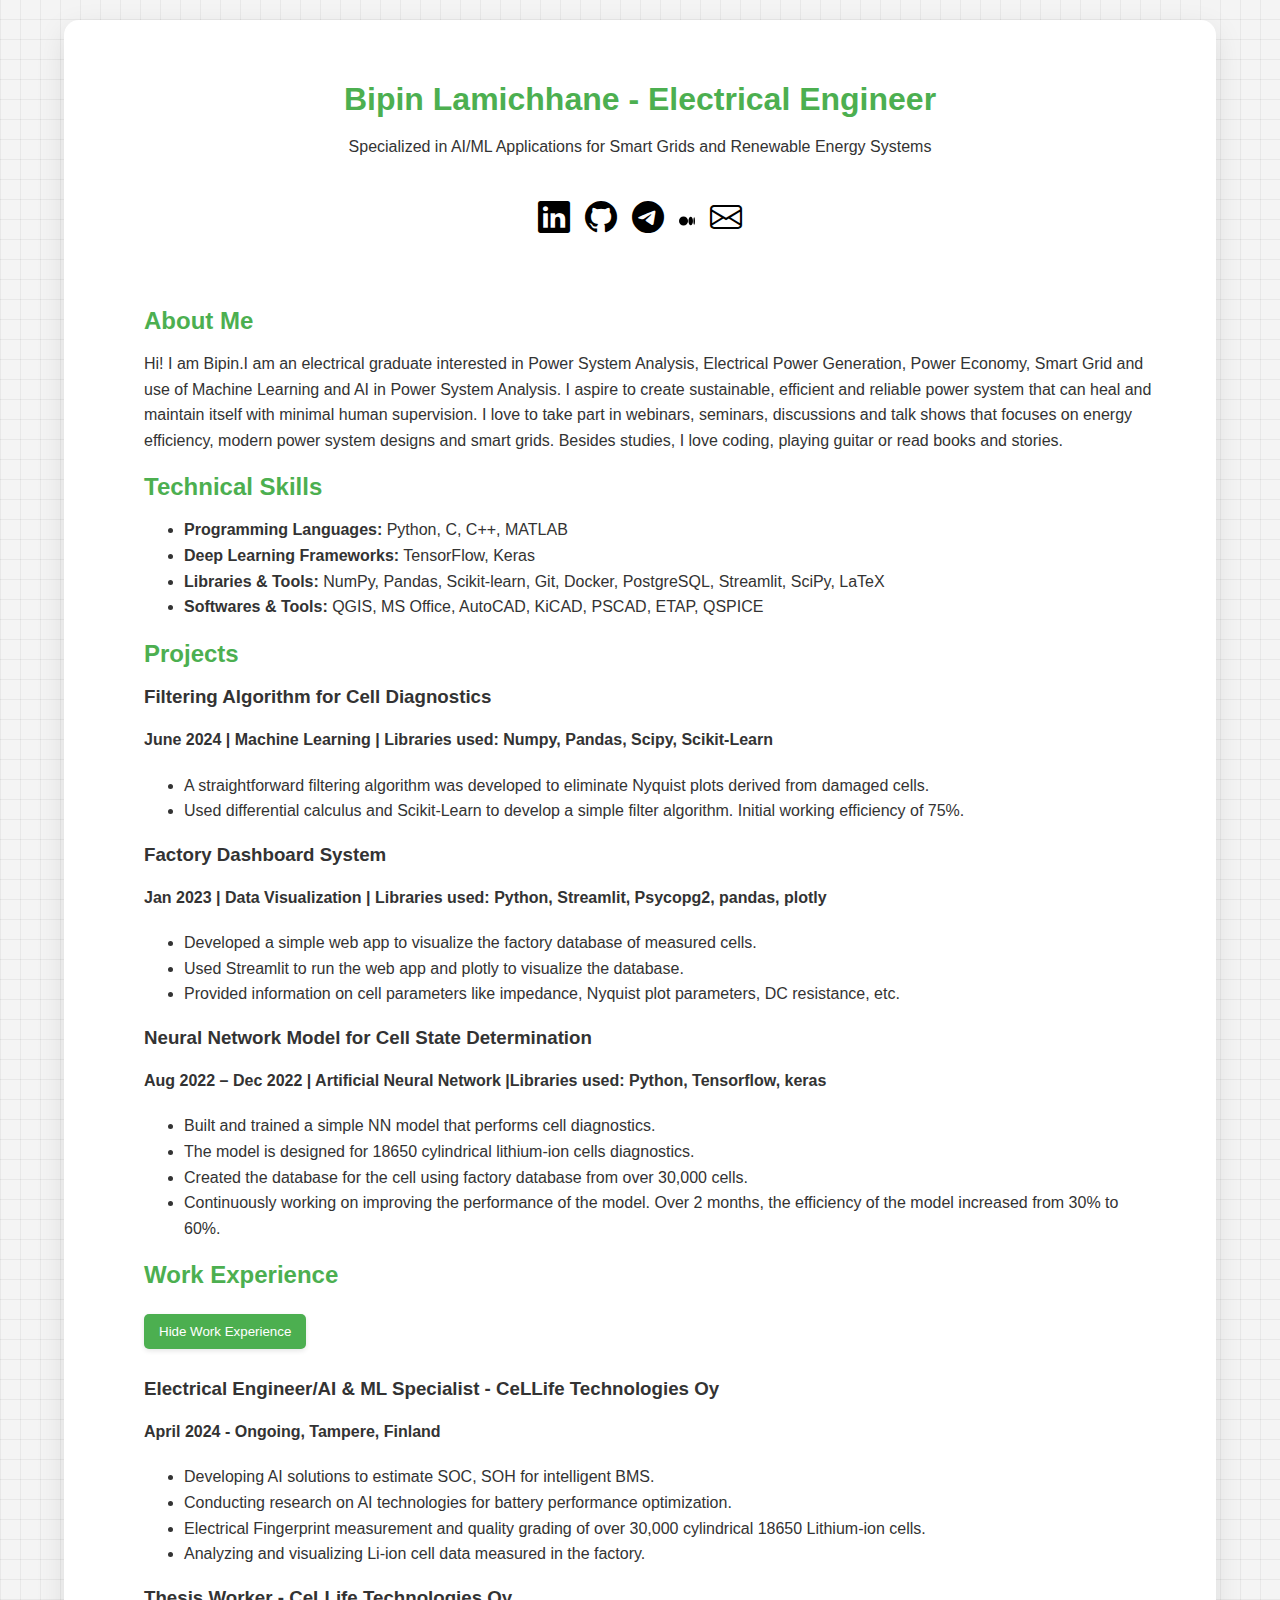
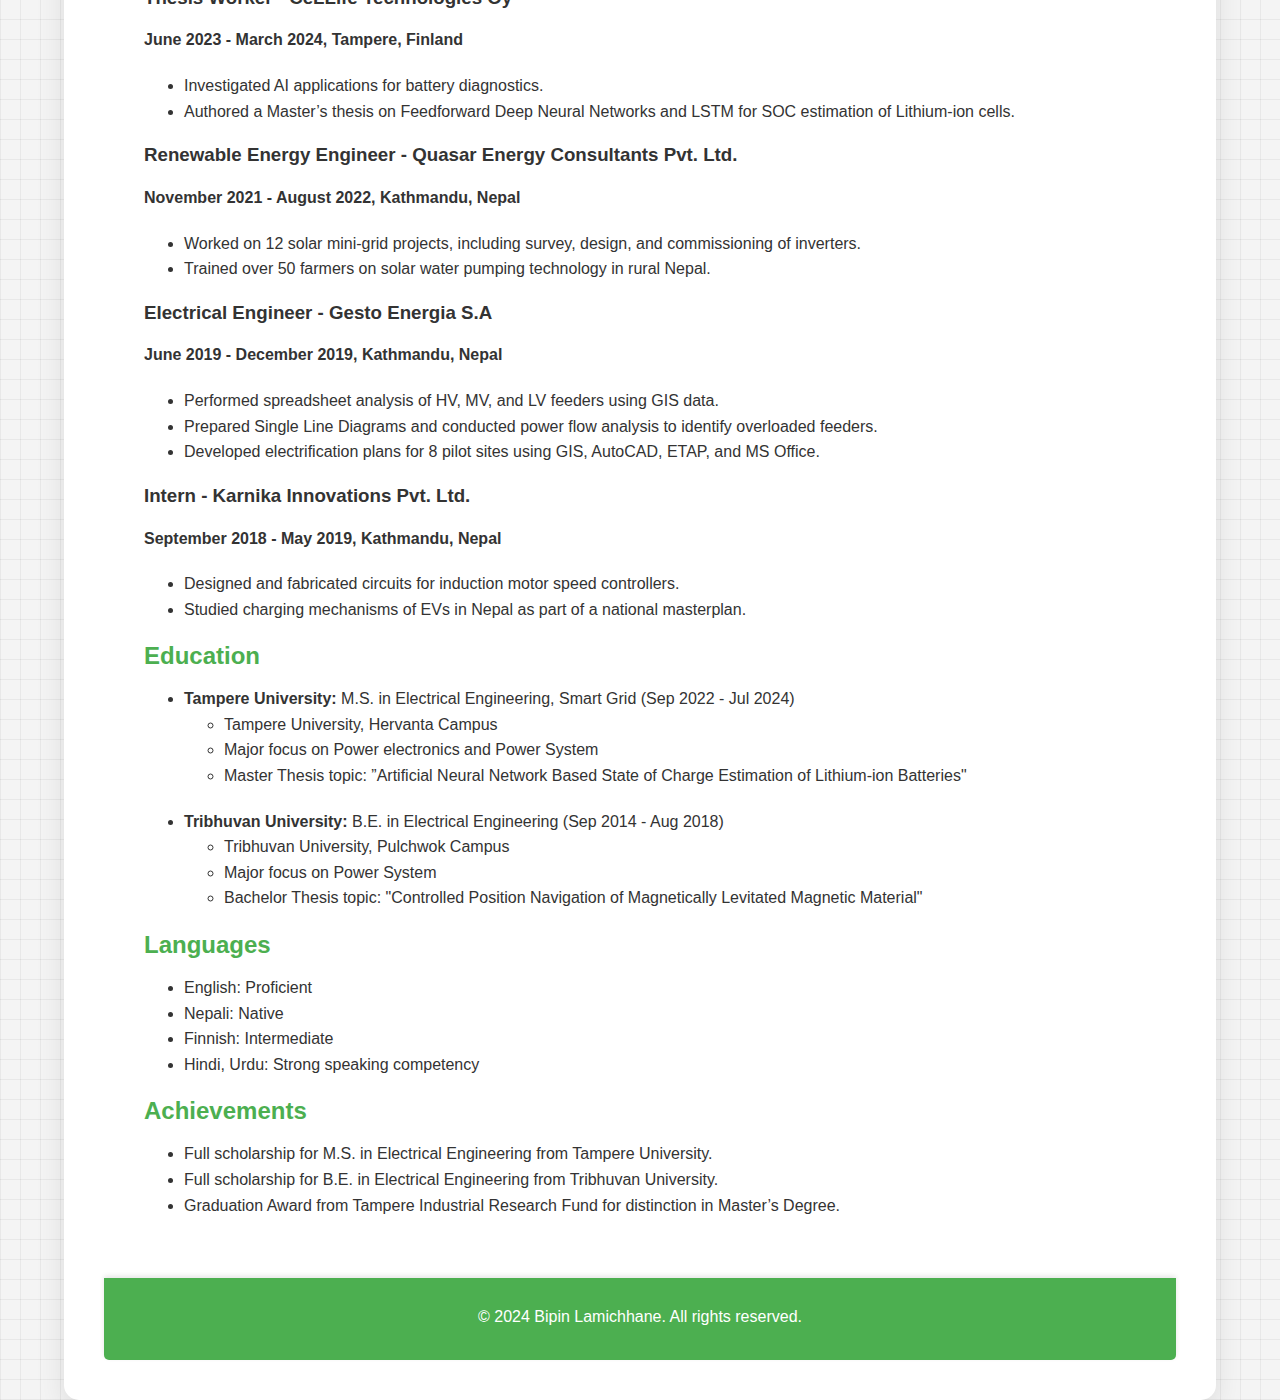
<file: index.html>
<!DOCTYPE html>
<html lang="en">
<head>
    <meta charset="UTF-8">
    <meta name="viewport" content="width=device-width, initial-scale=1.0">
    <title>Bipin - Electrical Engineer</title>
    <link rel="stylesheet" href="https://cdn.jsdelivr.net/npm/bootstrap-icons@1.4.1/font/bootstrap-icons.css">
    <link rel="stylesheet" href="styles.css">
    
</head>
<body class="grid-background">
    <div class="page-container">
        <!-- Header and Social Icons at the top -->
        <header>
            <div class="header-top">
                <h1>Bipin Lamichhane - Electrical Engineer</h1>
                <p>Specialized in AI/ML Applications for Smart Grids and Renewable Energy Systems</p>
                <i class='fab fa-linkedin-in'></i>
            </div>
            <div class="social-icons">
                <a href="https://www.linkedin.com/in/bipin-lamichhane-a72877155/" target="_blank" alt="Linkedin">
                    <i class="bi bi-linkedin"></i>
                </a>
                <a href="https://github.com/bipcode" target="_blank">
                    <i class="bi bi-github"></i>
                </a>
                <a href="https://t.me/bipin_lamichhane" target="_blank">
                    <i class="bi bi-telegram"></i>
                </a>
                <a href="https://t.me/bipin_lamichhane" target="_blank">
                    <svg xmlns="http://www.w3.org/2000/svg" width="16" height="16" fill="currentColor" class="bi bi-medium" viewBox="0 0 16 16">
                        <path d="M9.025 8c0 2.485-2.02 4.5-4.513 4.5A4.506 4.506 0 0 1 0 8c0-2.486 2.02-4.5 4.512-4.5A4.506 4.506 0 0 1 9.025 8m4.95 0c0 2.34-1.01 4.236-2.256 4.236S9.463 10.339 9.463 8c0-2.34 1.01-4.236 2.256-4.236S13.975 5.661 13.975 8M16 8c0 2.096-.355 3.795-.794 3.795-.438 0-.793-1.7-.793-3.795 0-2.096.355-3.795.794-3.795.438 0 .793 1.699.793 3.795"/>
                      </svg>
                </a>
                <a href="mailto:lamichhanebipin1995@gmail.com" target="_blank">
                    <i class="bi bi-envelope"></i>
                </a>
            </div>
        </header>

        <!-- Main Content Area - "Blank Page" -->
        <div class="container">
            <div class="left-column">
                <!-- <img src="transmission_tower.png" alt="Bipin Lamichhane" class="profile-image"> -->
            </div>
            <div class="right-column">
                <h2>About Me</h2>
                <p>Hi! I am Bipin.I am an electrical graduate interested in Power System Analysis, Electrical Power Generation, 
                    Power Economy, Smart Grid and use of Machine Learning and AI in Power System Analysis. I aspire to create sustainable, 
                    efficient and reliable power system that can heal and maintain itself with minimal human supervision. 
                    I love to take part in webinars, seminars, discussions and talk shows that focuses on energy efficiency, modern power system designs and smart grids. 
                    Besides studies, I love coding, playing guitar or read books and stories. </p>

                <h2>Technical Skills</h2>
                <ul>
                    <li><strong>Programming Languages:</strong> Python, C, C++, MATLAB</li>
                    <li><strong>Deep Learning Frameworks:</strong> TensorFlow, Keras</li>
                    <li><strong>Libraries & Tools:</strong> NumPy, Pandas, Scikit-learn, Git, Docker, PostgreSQL, Streamlit, SciPy, LaTeX</li>
                    <li><strong>Softwares & Tools:</strong> QGIS, MS Office, AutoCAD, KiCAD, PSCAD, ETAP, QSPICE</li>
                </ul>

                <h2>Projects</h2>
                    <div class="projects">
                        <div class="project">
                            <h3>Filtering Algorithm for Cell Diagnostics</h3>
                            <p><strong>June 2024 | Machine Learning | Libraries used: Numpy, Pandas, Scipy, Scikit-Learn</strong></p>
                            <ul>
                                <li>A straightforward filtering algorithm was developed to eliminate Nyquist plots derived from damaged cells.</li>
                                <li>Used differential calculus and Scikit-Learn to develop a simple filter algorithm. Initial working efficiency of 75%.</li>
                            </ul>
                        </div>
                        <div class="project">
                            <h3>Factory Dashboard System</h3>
                            <p><strong>Jan 2023 | Data Visualization | Libraries used: Python, Streamlit, Psycopg2, pandas, plotly</strong></p>
                            <ul>
                                <li>Developed a simple web app to visualize the factory database of measured cells.</li>
                                <li>Used Streamlit to run the web app and plotly to visualize the database.</li>
                                <li>Provided information on cell parameters like impedance, Nyquist plot parameters, DC resistance, etc.</li>
                            </ul>
                        </div>
                        <div class="project">
                            <h3>Neural Network Model for Cell State Determination</h3>
                            <p><strong>Aug 2022 – Dec 2022 | Artificial Neural Network |Libraries used: Python, Tensorflow, keras</strong></p>
                            <ul>
                                <li>Built and trained a simple NN model that performs cell diagnostics.</li>
                                <li>The model is designed for 18650 cylindrical lithium-ion cells diagnostics.</li>
                                <li>Created the database for the cell using factory database from over 30,000 cells.</li>
                                <li>Continuously working on improving the performance of the model. Over 2 months, the efficiency of the model increased from 30% to 60%.</li>
                            </ul>
                        </div>
                    </div>

                <h2>Work Experience</h2>
                <!-- Button to toggle experience section -->
                <button id="toggle-experience">Hide Work Experience</button>
                <!-- Work Experience section, initially hidden -->
                <div class="experience">
                    <h3>Electrical Engineer/AI & ML Specialist - CeLLife Technologies Oy</h3>
                    <p><strong>April 2024 - Ongoing, Tampere, Finland</strong></p>
                    <ul>
                        <li>Developing AI solutions to estimate SOC, SOH for intelligent BMS.</li>
                        <li>Conducting research on AI technologies for battery performance optimization.</li>
                        <li>Electrical Fingerprint measurement and quality grading of over 30,000 cylindrical 18650 Lithium-ion cells.</li>
                        <li>Analyzing and visualizing Li-ion cell data measured in the factory.</li>
                    </ul>

                    <h3>Thesis Worker - CeLLife Technologies Oy</h3>
                    <p><strong>June 2023 - March 2024, Tampere, Finland</strong></p>
                    <ul>
                        <li>Investigated AI applications for battery diagnostics.</li>
                        <li>Authored a Master’s thesis on Feedforward Deep Neural Networks and LSTM for SOC estimation of Lithium-ion cells.</li>
                    </ul>

                    <h3>Renewable Energy Engineer - Quasar Energy Consultants Pvt. Ltd.</h3>
                    <p><strong>November 2021 - August 2022, Kathmandu, Nepal</strong></p>
                    <ul>
                        <li>Worked on 12 solar mini-grid projects, including survey, design, and commissioning of inverters.</li>
                        <li>Trained over 50 farmers on solar water pumping technology in rural Nepal.</li>
                    </ul>

                    <h3>Electrical Engineer - Gesto Energia S.A</h3>
                    <p><strong>June 2019 - December 2019, Kathmandu, Nepal</strong></p>
                    <ul>
                        <li>Performed spreadsheet analysis of HV, MV, and LV feeders using GIS data.</li>
                        <li>Prepared Single Line Diagrams and conducted power flow analysis to identify overloaded feeders.</li>
                        <li>Developed electrification plans for 8 pilot sites using GIS, AutoCAD, ETAP, and MS Office.</li>
                    </ul>

                    <h3>Intern - Karnika Innovations Pvt. Ltd.</h3>
                    <p><strong>September 2018 - May 2019, Kathmandu, Nepal</strong></p>
                    <ul>
                        <li>Designed and fabricated circuits for induction motor speed controllers.</li>
                        <li>Studied charging mechanisms of EVs in Nepal as part of a national masterplan.</li>
                    </ul>
                </div>

                <h2>Education</h2>
                <ul>
                    <li><strong>Tampere University:</strong> M.S. in Electrical Engineering, Smart Grid (Sep 2022 - Jul 2024)</li>
                    <ul>
                        <li><a href="https://www.tuni.fi/en">Tampere University, Hervanta Campus</a></li>
                        <li>Major focus on Power electronics and Power System</li>
                        <li>Master Thesis topic: ”Artificial Neural Network Based State of Charge Estimation of Lithium-ion Batteries"</li>
                    </ul>
                    
                    <li><strong>Tribhuvan University:</strong> B.E. in Electrical Engineering (Sep 2014 - Aug 2018)</li>
                    <ul>
                        <li><a href="https://pcampus.edu.np/">Tribhuvan University, Pulchwok Campus</a></li>
                        <li>Major focus on Power System</li>
                        <li>Bachelor Thesis topic: "Controlled Position Navigation of Magnetically Levitated Magnetic Material"</li>
                    </ul>
                </ul>

                <h2>Languages</h2>
                <ul>
                    <li>English: Proficient</li>
                    <li>Nepali: Native</li>
                    <li>Finnish: Intermediate</li>
                    <li>Hindi, Urdu: Strong speaking competency</li>
                </ul>

                <h2>Achievements</h2>
                <ul>
                    <li>Full scholarship for M.S. in Electrical Engineering from Tampere University.</li>
                    <li>Full scholarship for B.E. in Electrical Engineering from Tribhuvan University.</li>
                    <li>Graduation Award from Tampere Industrial Research Fund for distinction in Master’s Degree.</li>
                </ul>
        </div>
    </div>

        <!-- Footer -->
        <footer>
            <p>&copy; 2024 Bipin Lamichhane. All rights reserved.</p>
        </footer>
    </div>

    <!-- jQuery CDN, placed just before closing </body> tag -->
    <script src="https://code.jquery.com/jquery-3.6.0.min.js"></script>

    <!-- Your custom jQuery script -->
    <script src="scripts.js"></script>
</body>

</html>
</file>
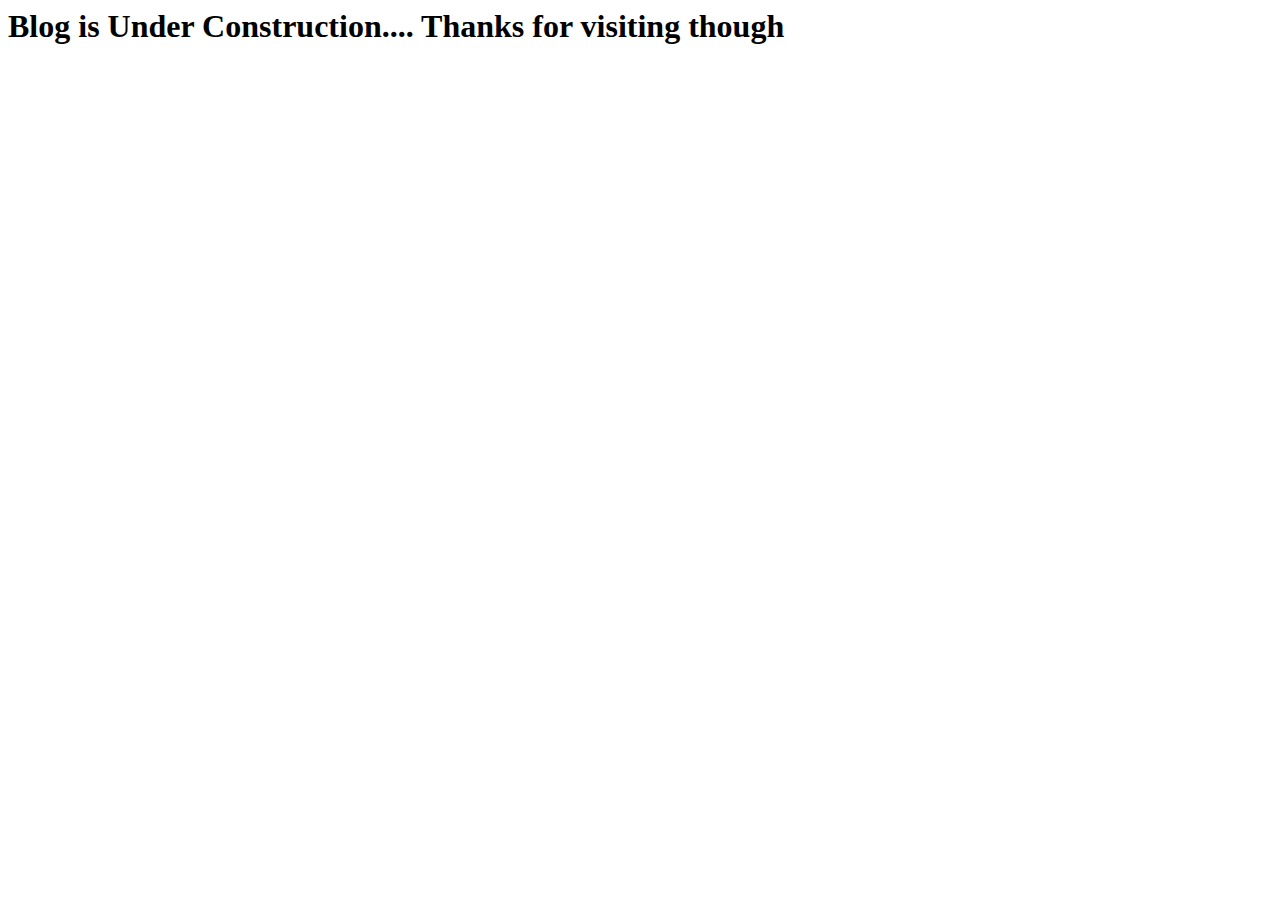
<file: blog.html>
<html lang="en">
<head>
    <meta charset="UTF-8">
    <meta http-equiv="X-UA-Compatible" content="IE=edge">
    <meta name="viewport" content="width=device-width, initial-scale=1.0">
    <title>Blog</title>
</head>
<body>
    <h1> Blog is Under Construction.... Thanks for visiting though</h1>
</body>
</html>
</file>
<file: styles.css>
/* Apply background color and paper-like texture to the entire body */
body {
    font-family: Arial, sans-serif;
    margin: 0;
    padding: 0;
    background: #f4f4f4; /* Light gray background */
    color: #333;
    background-image: linear-gradient(0deg, rgba(0, 0, 0, 0.05) 1px, transparent 1px), 
                      linear-gradient(90deg, rgba(0, 0, 0, 0.05) 1px, transparent 1px);
    background-size: 20px 20px;
    height: 100vh;
    display: flex;
    justify-content: center;
    align-items: flex-start;
}

/* Style for the whole page as a "paper" */
.page-container {
    background-color: #fff; /* White for the paper-like look */
    box-shadow: 0 10px 30px rgba(0, 0, 0, 0.1); /* Soft shadow around the paper */
    border-radius: 15px;
    width: 90%; /* Maximum width of 90% of the screen */
    max-width: 1200px; /* Limit the size */
    padding: 40px;
    box-sizing: border-box;
    margin: 20px;
    display: flex;
    flex-direction: column;
    min-height: 100vh;
}

/* Header and social icons */
header {
    display: flex;
    flex-direction: column;
    align-items: center;
    justify-content: center;
    margin-bottom: 30px;
}

.header-top {
    text-align: center;
}

.social-icons {
    display: flex;
    gap: 15px;
    justify-content: center;
    margin-top: 20px;
}

.social-icons a {
    font-size: 2em;
    color: #000000; /* Green */
    text-decoration: none;
}

.social-icons a:hover {
    color: #45a049; /* Darker green on hover */
}

/* Main Content Area - Blank Page */
.container {
    flex-grow: 1;
    padding: 20px;
    box-sizing: border-box;
}

.left-column {
    flex: 1;
    padding-right: 20px;
}

.profile-image {
    width: 100%;
    max-width: 300px;
    height: auto;
    border-radius: 10px;
}

.right-column {
    flex: 2;
    padding-left: 20px;
}

/* Headings styling */
h1, h2 {
    color: #4CAF50; /* Green */
    margin-bottom: 15px;
}

/* Paragraphs and lists styling */
p, ul {
    line-height: 1.6;
    margin-bottom: 20px;
}

/* Buttons */
button {
    background-color: #4CAF50; /* Green */
    color: white;
    border: none;
    padding: 10px 15px;
    margin: 10px 0;
    cursor: pointer;
    border-radius: 5px;
    box-shadow: 0 2px 5px rgba(0, 0, 0, 0.1);
}

button:hover {
    background-color: #45a049; /* Darker green */
}

/* Footer Styling */
footer {
    text-align: center;
    padding: 10px;
    background-color: #4CAF50; /* Green */
    color: white;
    margin-top: 20px;
    border-radius: 0 0 5px 5px;
    box-shadow: 0 -2px 5px rgba(0, 0, 0, 0.1);
}

/* Style for Links */
a {
    text-decoration: none;
    color: inherit;
}

a:hover {
    text-decoration: underline;
}

/* Responsive Layout */
@media (max-width: 768px) {
    .page-container {
        width: 95%; /* Ensure the paper-like container takes up more space on smaller screens */
        padding: 20px;
    }

    .social-icons {
        flex-direction: column;
        gap: 10px;
    }
}
</file>
